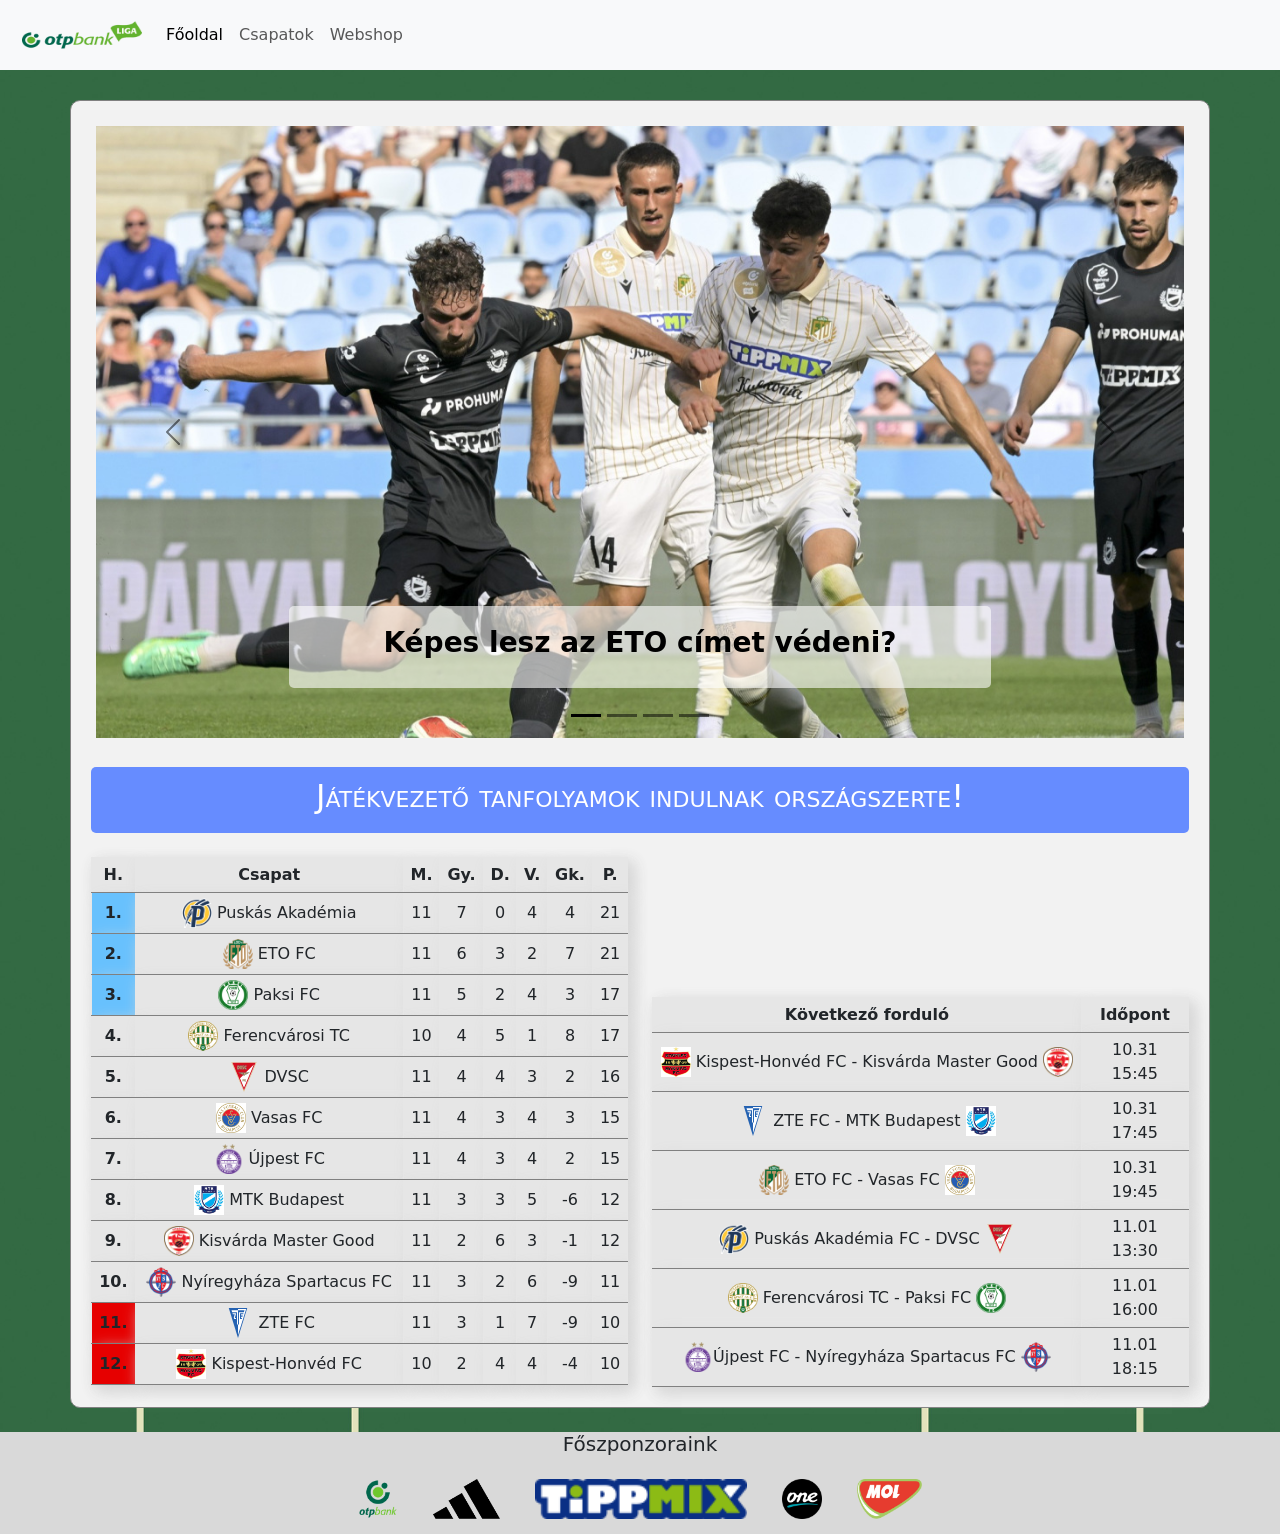
<file: index.html>
<!DOCTYPE html>
<html lang="hu">

<head>
    <meta charset="UTF-8">
    <meta name="viewport" content="width=device-width, initial-scale=1.0">
    <link href="https://cdn.jsdelivr.net/npm/bootstrap@5.0.2/dist/css/bootstrap.min.css" rel="stylesheet"
        integrity="sha384-EVSTQN3/azprG1Anm3QDgpJLIm9Nao0Yz1ztcQTwFspd3yD65VohhpuuCOmLASjC" crossorigin="anonymous">
    <link rel="stylesheet" href="css/style.css">
    <title>NB1 Watch</title>
</head>

<body>
    <nav class="navbar navbar-expand-lg navbar-light bg-light">
        <div class="container-fluid">
            <a class="navbar-brand" href="index.html"><img src="pics/141.png" alt="141" class="logo"></a>
            <button class="navbar-toggler" type="button" data-bs-toggle="collapse" data-bs-target="#navbarNavAltMarkup"
                aria-controls="navbarNavAltMarkup" aria-expanded="false" aria-label="Toggle navigation">
                <span class="navbar-toggler-icon"></span>
            </button>
            <div class="collapse navbar-collapse" id="navbarNavAltMarkup">
                <div class="navbar-nav">
                    <a class="nav-link active" aria-current="page" href="index.html">Főoldal</a>
                    <a class="nav-link" href="csapatok.html">Csapatok</a>
                    <a class="nav-link" href="webshop.html">Webshop</a>
                </div>
            </div>
        </div>
    </nav>

    <div class="container">
        <div id="carouselExampleDark" class="carousel carousel-dark slide" data-bs-ride="carousel">
            <div class="carousel-indicators">
                <button type="button" data-bs-target="#carouselExampleDark" data-bs-slide-to="0" class="active"
                    aria-current="true" aria-label="Slide 1"></button>
                <button type="button" data-bs-target="#carouselExampleDark" data-bs-slide-to="1"
                    aria-label="Slide 2"></button>
                <button type="button" data-bs-target="#carouselExampleDark" data-bs-slide-to="2"
                    aria-label="Slide 3"></button>
                <button type="button" data-bs-target="#carouselExampleDark" data-bs-slide-to="3"
                    aria-label="Slide 4"></button>
            </div>
            <div class="carousel-inner">
                <div class="carousel-item active" data-bs-interval="10000">
                    <img src="pics/hirek1.jpg" class="d-block w-100" alt="hirek1">
                    <div class="carousel-caption d-none d-md-block">
                        <h3 id="car1"><b>Képes lesz az ETO címet védeni?</b></h3>
                    </div>
                </div>
                <div class="carousel-item" data-bs-interval="2000">
                    <img src="pics/hirek2.jpg" class="d-block w-100" alt="hirek2">
                    <div class="carousel-caption d-none d-md-block">
                        <h3 id="car2"><b>Újpest-Fradi derbi</b></h3>
                    </div>
                </div>
                <div class="carousel-item">
                    <img src="pics/hirek3.JPG" class="d-block w-100" alt="hirek3">
                    <div class="carousel-caption d-none d-md-block">
                        <h3 id="car3"><b>Vasas, az idei meglepetés csapat</b></h3>
                    </div>
                </div>
                <div class="carousel-item">
                    <img src="pics/hirek4.jpg" class="d-block w-100" alt="hirek4">
                    <div class="carousel-caption d-none d-md-block">
                        <h3 id="car4"><b>Gyenge kezdés Debrecenben</b></h3>
                    </div>
                </div>
            </div>
            <button class="carousel-control-prev" type="button" data-bs-target="#carouselExampleDark"
                data-bs-slide="prev">
                <span class="carousel-control-prev-icon" aria-hidden="true"></span>
                <span class="visually-hidden">Previous</span>
            </button>
            <button class="carousel-control-next" type="button" data-bs-target="#carouselExampleDark"
                data-bs-slide="next">
                <span class="carousel-control-next-icon" aria-hidden="true"></span>
                <span class="visually-hidden">Next</span>
            </button>
        </div>
        <br>

        <div class="container2">
            <a href="https://jatekvezetoleszek.hu/" target="_blank">
                <h2>Játékvezető tanfolyamok indulnak országszerte!</h2>
            </a>
        </div>
        <br>

        <div class="row row-cols-1 row-cols-md-2">
            <div class="col">
                <table style="width: 100%;">
                    <tr>
                        <th>H.</th>
                        <th style="width: 50%;">Csapat</th>
                        <th>M.</th>
                        <th>Gy.</th>
                        <th>D.</th>
                        <th>V.</th>
                        <th>Gk.</th>
                        <th>P.</th>
                    </tr>
                    <tr>
                        <th id="europa">1.</th>
                        <td><img src="pics/puskas.webp" alt="puskaskicsi" id="kicsikep"> Puskás Akadémia</td>
                        <td>11</td>
                        <td>7</td>
                        <td>0</td>
                        <td>4</td>
                        <td>4</td>
                        <td>21</td>
                    </tr>
                    <tr>
                        <th id="europa">2.</th>
                        <td><img src="pics/eto.webp" alt="etokicsi" id="kicsikep"> ETO FC</td>
                        <td>11</td>
                        <td>6</td>
                        <td>3</td>
                        <td>2</td>
                        <td>7</td>
                        <td>21</td>
                    </tr>
                    <tr>
                        <th id="europa">3.</th>
                        <td><img src="pics/paks.webp" alt="pakskicsi" id="kicsikep"> Paksi FC</td>
                        <td>11</td>
                        <td>5</td>
                        <td>2</td>
                        <td>4</td>
                        <td>3</td>
                        <td>17</td>
                    </tr>
                    <tr>
                        <th>4.</th>
                        <td><img src="pics/ftc.webp" alt="ftckicsi" id="kicsikep"> Ferencvárosi TC</td>
                        <td>10</td>
                        <td>4</td>
                        <td>5</td>
                        <td>1</td>
                        <td>8</td>
                        <td>17</td>
                    </tr>
                    <tr>
                        <th>5.</th>
                        <td><img src="pics/dvsc.svg" alt="dvsckicsi" id="kicsikep"> DVSC</td>
                        <td>11</td>
                        <td>4</td>
                        <td>4</td>
                        <td>3</td>
                        <td>2</td>
                        <td>16</td>
                    </tr>
                    <tr>
                        <th>6.</th>
                        <td><img src="pics/vasas.png" alt="vasaskicsi" id="kicsikep"> Vasas FC</td>
                        <td>11</td>
                        <td>4</td>
                        <td>3</td>
                        <td>4</td>
                        <td>3</td>
                        <td>15</td>
                    </tr>
                    <tr>
                        <th>7.</th>
                        <td><img src="pics/ute.svg" alt="ujpestkicsi" id="kicsikep"> Újpest FC</td>
                        <td>11</td>
                        <td>4</td>
                        <td>3</td>
                        <td>4</td>
                        <td>2</td>
                        <td>15</td>
                    </tr>
                    <tr>
                        <th>8.</th>
                        <td><img src="pics/mtk.png" alt="mtkkicsi" id="kicsikep"> MTK Budapest</td>
                        <td>11</td>
                        <td>3</td>
                        <td>3</td>
                        <td>5</td>
                        <td>-6</td>
                        <td>12</td>
                    </tr>
                    <tr>
                        <th>9.</th>
                        <td><img src="pics/kisvarda.webp" alt="kisvardakicsi" id="kicsikep"> Kisvárda Master Good</td>
                        <td>11</td>
                        <td>2</td>
                        <td>6</td>
                        <td>3</td>
                        <td>-1</td>
                        <td>12</td>
                    </tr>
                    <tr>
                        <th>10.</th>
                        <td><img src="pics/szpari.webp" alt="szparikicsi" id="kicsikep"> Nyíregyháza Spartacus FC</td>
                        <td>11</td>
                        <td>3</td>
                        <td>2</td>
                        <td>6</td>
                        <td>-9</td>
                        <td>11</td>
                    </tr>
                    <tr>
                        <th id="lefele">11.</th>
                        <td><img src="pics/zte.svg" alt="ztekicsi" id="kicsikep"> ZTE FC</td>
                        <td>11</td>
                        <td>3</td>
                        <td>1</td>
                        <td>7</td>
                        <td>-9</td>
                        <td>10</td>
                    </tr>
                    <tr>
                        <th id="lefele">12.</th>
                        <td><img src="pics/honved.png" alt="honvedkicsi" id="kicsikep"> Kispest-Honvéd FC</td>
                        <td>10</td>
                        <td>2</td>
                        <td>4</td>
                        <td>4</td>
                        <td>-4</td>
                        <td>10</td>
                    </tr>
                </table>
            </div>
            <div class="col">
                <table class="naptar" style="width: 100%;">
                    <tr>
                        <th style="width: 80%;">Következő forduló</th>
                        <th>Időpont</th>
                    </tr>
                    <tr>
                        <td><img src="pics/honved.png" alt="honvedkicsi" id="kicsikep"> Kispest-Honvéd FC - Kisvárda
                            Master Good <img src="pics/kisvarda.webp" alt="kisvardakicsi" id="kicsikep"></td>
                        <td>10.31 15:45</td>
                    </tr>
                    <tr>
                        <td><img src="pics/zte.svg" alt="ztekicsi" id="kicsikep"> ZTE FC - MTK Budapest <img
                                src="pics/mtk.png" alt="mtkkicsi" id="kicsikep"></td>
                        <td>10.31 17:45</td>
                    </tr>
                    <tr>
                        <td><img src="pics/eto.webp" alt="etokicsi" id="kicsikep"> ETO FC - Vasas FC <img
                                src="pics/vasas.png" alt="vasaskicsi" id="kicsikep"></td>
                        <td>10.31 19:45</td>
                    </tr>
                    <tr>
                        <td><img src="pics/puskas.webp" alt="puskaskicsi" id="kicsikep"> Puskás Akadémia FC - DVSC <img
                                src="pics/dvsc.svg" alt="dvsckicsi" id="kicsikep"></td>
                        <td>11.01 13:30</td>
                    </tr>
                    <tr>
                        <td><img src="pics/ftc.webp" alt="ftckicsi" id="kicsikep"> Ferencvárosi TC - Paksi FC <img
                                src="pics/paks.webp" alt="pakskicsi" id="kicsikep"></td>
                        <td>11.01 16:00</td>
                    </tr>
                    <tr>
                        <td><img src="pics/ute.svg" alt="ujpestkicsi" id="kicsikep">Újpest FC - Nyíregyháza Spartacus FC
                            <img src="pics/szpari.webp" alt="szparikicsi" id="kicsikep"></td>
                        <td>11.01 18:15</td>
                    </tr>
                </table>
            </div>
        </div>
    </div>
    <br>

    <footer>
        <h5>Főszponzoraink</h5>
        <a href="https://www.otpbank.hu/portal/hu/maganszemelyek" target="_blank"><img src="pics/otpbank.webp"
                alt="otpbank" id="szponzor"></a>
        <a href="https://www.adidas.hu/" target="_blank"><img src="pics/adidas.webp" alt="adidas" id="szponzor"></a>
        <a href="https://www.tippmixpro.hu/" target="_blank"><img src="pics/tippmix.png" alt="tippmix"
                id="szponzor"></a>
        <a href="https://www.one.hu/" target="_blank"><img src="pics/one_logo2.png" alt="one" id="szponzor"></a>
        <a href="https://mol.hu/hu/" target="_blank"><img src="pics/MOL_logo_2014_ok.png" alt="mol" id="szponzor"></a>
    </footer>
    <script src="https://cdn.jsdelivr.net/npm/bootstrap@5.0.2/dist/js/bootstrap.bundle.min.js"
        integrity="sha384-MrcW6ZMFYlzcLA8Nl+NtUVF0sA7MsXsP1UyJoMp4YLEuNSfAP+JcXn/tWtIaxVXM"
        crossorigin="anonymous"></script>
</body>

</html>
</file>
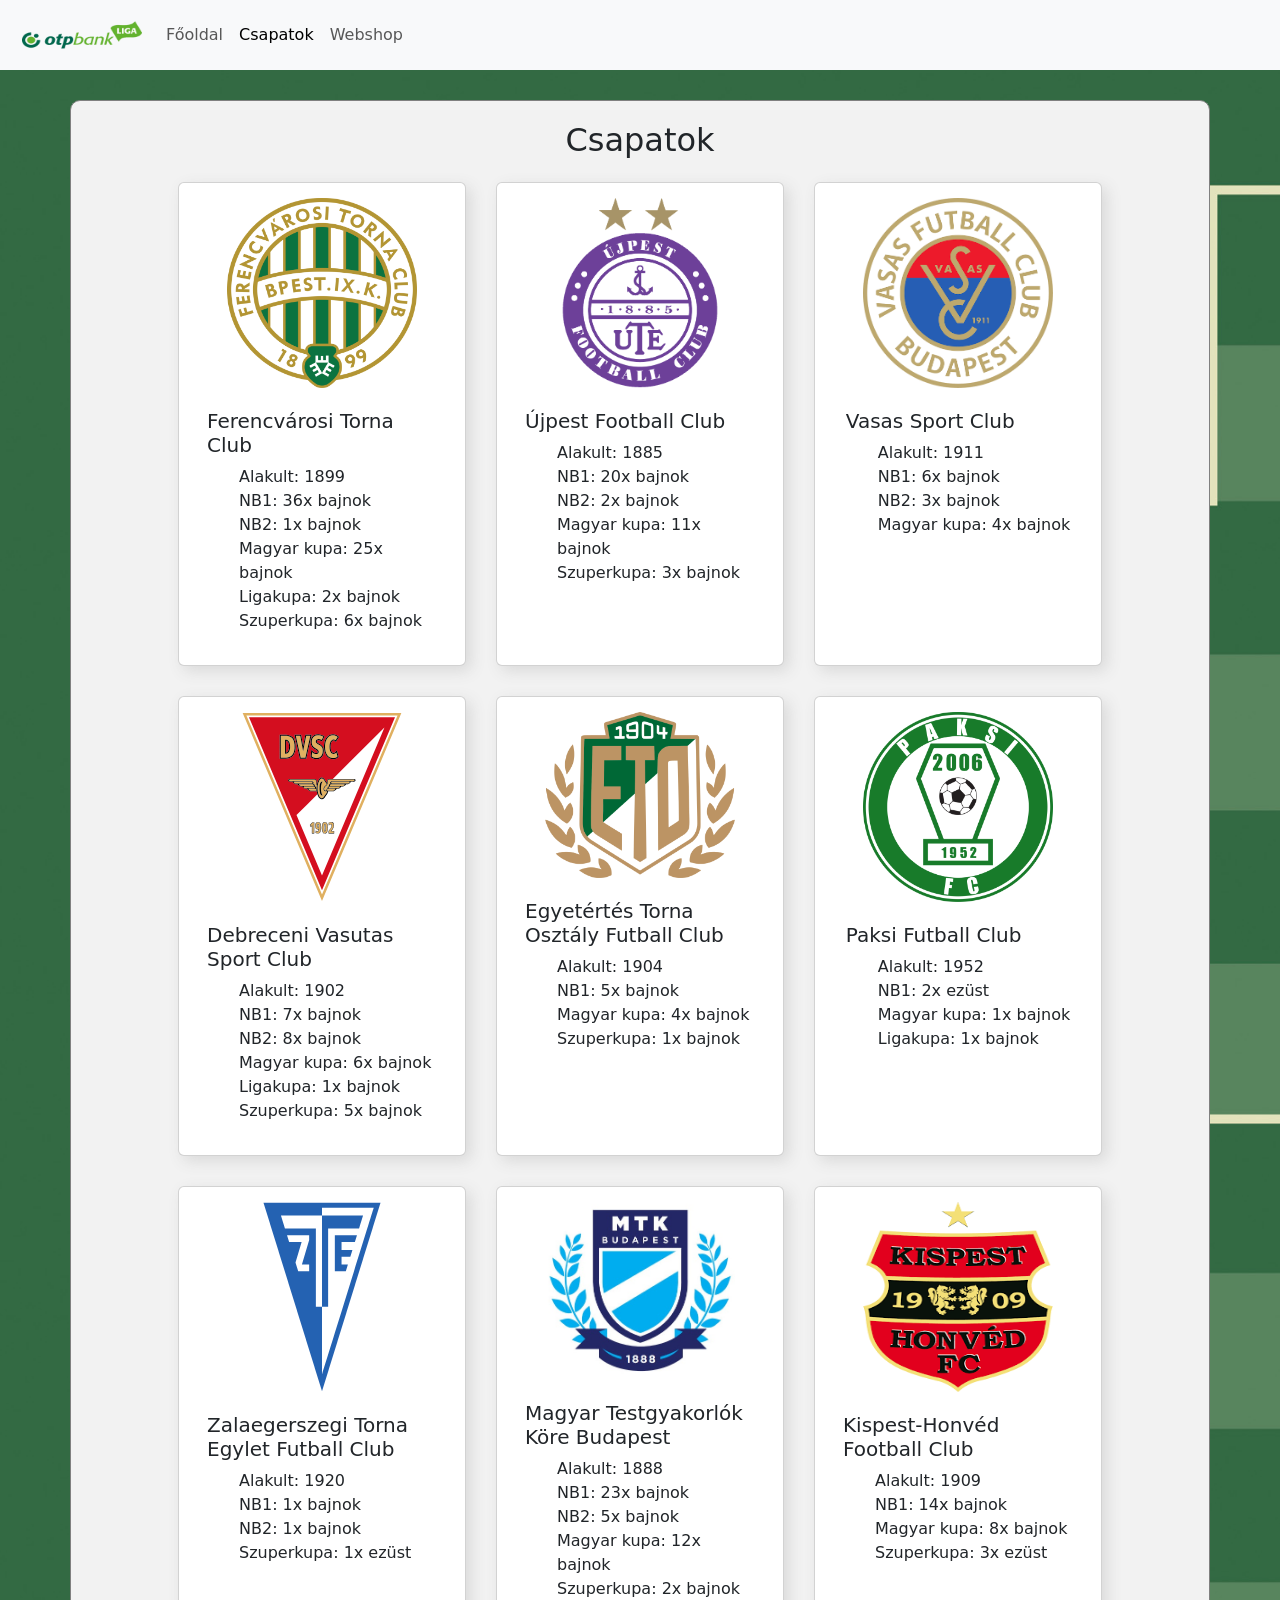
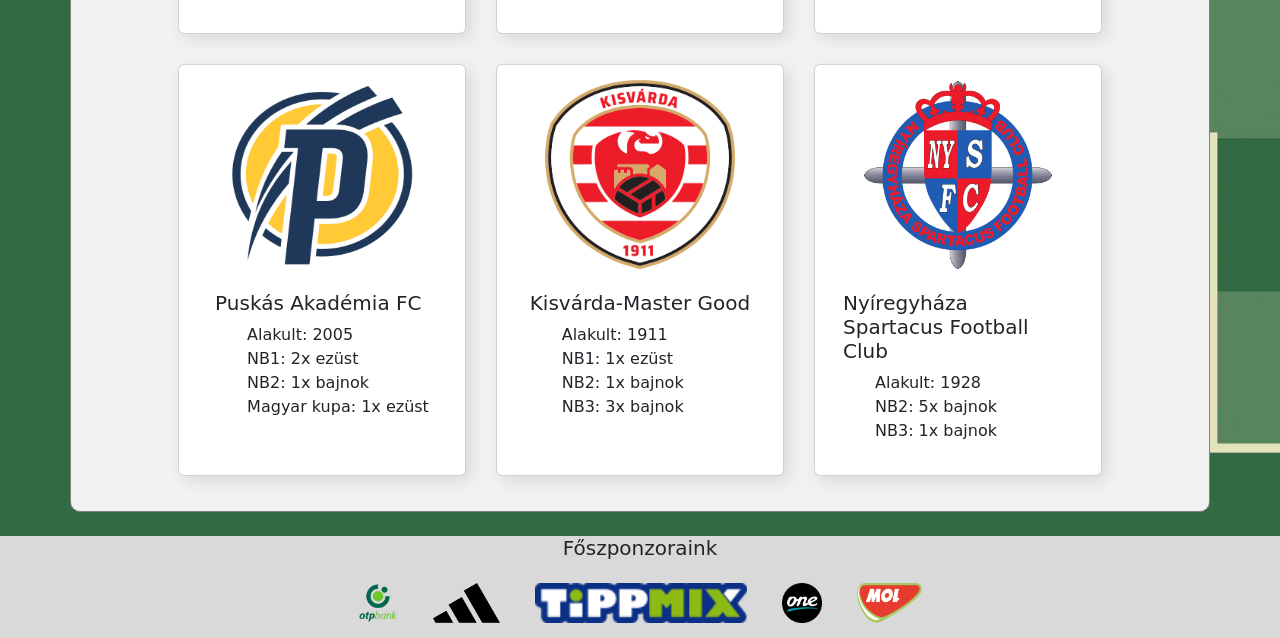
<file: csapatok.html>
<!DOCTYPE html>
<html lang="hu">

<head>
    <meta charset="UTF-8">
    <meta name="viewport" content="width=device-width, initial-scale=1.0">
    <link href="https://cdn.jsdelivr.net/npm/bootstrap@5.0.2/dist/css/bootstrap.min.css" rel="stylesheet"
        integrity="sha384-EVSTQN3/azprG1Anm3QDgpJLIm9Nao0Yz1ztcQTwFspd3yD65VohhpuuCOmLASjC" crossorigin="anonymous">
    <link rel="stylesheet" href="css/style.css">
    <title>NB1 Watch</title>
</head>

<body>
    <nav class="navbar navbar-expand-lg navbar-light bg-light">
        <div class="container-fluid">
            <a class="navbar-brand" href="index.html"><img src="pics/141.png" alt="141" class="logo"></a>
            <button class="navbar-toggler" type="button" data-bs-toggle="collapse" data-bs-target="#navbarNavAltMarkup"
                aria-controls="navbarNavAltMarkup" aria-expanded="false" aria-label="Toggle navigation">
                <span class="navbar-toggler-icon"></span>
            </button>
            <div class="collapse navbar-collapse" id="navbarNavAltMarkup">
                <div class="navbar-nav">
                    <a class="nav-link" href="fooldal.html">Főoldal</a>
                    <a class="nav-link active" aria-current="page" href="csapatok.html">Csapatok</a>
                    <a class="nav-link" href="webshop.html">Webshop</a>
                </div>
            </div>
        </div>
    </nav>

    <div class="container">
        <header>
            <h2>Csapatok</h2>
        </header>
        <div class="col col-rows-1 col-rows-md-2 col-rows-lg-3">
            <div class="row">
                <div class="card" style="width: 18rem;">
                    <img src="pics/ftc.webp" class="card-img-top" alt="ftc">
                    <div class="card-body">
                        <h5>Ferencvárosi Torna Club</h5>
                        <ul style="list-style-type:none;">
                            <li>Alakult: 1899</li>
                            <li>NB1: 36x bajnok</li>
                            <li>NB2: 1x bajnok</li>
                            <li>Magyar kupa: 25x bajnok</li>
                            <li>Ligakupa: 2x bajnok</li>
                            <li>Szuperkupa: 6x bajnok</li>
                        </ul>
                    </div>
                </div>
                <div class="card" style="width: 18rem;">
                    <img src="pics/ute.svg" class="card-img-top" alt="ute">
                    <div class="card-body">
                        <h5>Újpest Football Club</h5>
                        <ul style="list-style-type:none;">
                            <li>Alakult: 1885</li>
                            <li>NB1: 20x bajnok</li>
                            <li>NB2: 2x bajnok</li>
                            <li>Magyar kupa: 11x bajnok</li>
                            <li>Szuperkupa: 3x bajnok</li>
                        </ul>
                    </div>
                </div>
                <div class="card" style="width: 18rem;">
                    <img src="pics/vasas.png" class="card-img-top" alt="vasas">
                    <div class="card-body">
                        <h5>Vasas Sport Club</h5>
                        <ul style="list-style-type:none;">
                            <li>Alakult: 1911</li>
                            <li>NB1: 6x bajnok</li>
                            <li>NB2: 3x bajnok</li>
                            <li>Magyar kupa: 4x bajnok</li>
                        </ul>
                    </div>
                </div>
            </div>
            <div class="row">
                <div class="card" style="width: 18rem;">
                    <img src="pics/dvsc.svg" class="card-img-top" alt="dvsc">
                    <div class="card-body">
                        <h5>Debreceni Vasutas Sport Club</h5>
                        <ul style="list-style-type:none;">
                            <li>Alakult: 1902</li>
                            <li>NB1: 7x bajnok</li>
                            <li>NB2: 8x bajnok</li>
                            <li>Magyar kupa: 6x bajnok</li>
                            <li>Ligakupa: 1x bajnok</li>
                            <li>Szuperkupa: 5x bajnok</li>
                        </ul>
                    </div>
                </div>
                <div class="card" style="width: 18rem;">
                    <img src="pics/eto.webp" class="card-img-top" alt="eto">
                    <div class="card-body">
                        <h5>Egyetértés Torna Osztály Futball Club</h5>
                        <ul style="list-style-type:none;">
                            <li>Alakult: 1904</li>
                            <li>NB1: 5x bajnok</li>
                            <li>Magyar kupa: 4x bajnok</li>
                            <li>Szuperkupa: 1x bajnok</li>
                        </ul>
                    </div>
                </div>
                <div class="card" style="width: 18rem;">
                    <img src="pics/paks.webp" class="card-img-top" alt="paks">
                    <div class="card-body">
                        <h5>Paksi Futball Club</h5>
                        <ul style="list-style-type:none;">
                            <li>Alakult: 1952</li>
                            <li>NB1: 2x ezüst</li>
                            <li>Magyar kupa: 1x bajnok</li>
                            <li>Ligakupa: 1x bajnok</li>
                        </ul>
                    </div>
                </div>
                <div class="row">
                    <div class="card" style="width: 18rem;">
                        <img src="pics/zte.svg" class="card-img-top" alt="zte">
                        <div class="card-body">
                            <h5>Zalaegerszegi Torna Egylet Futball Club</h5>
                            <ul style="list-style-type:none;">
                                <li>Alakult: 1920</li>
                                <li>NB1: 1x bajnok</li>
                                <li>NB2: 1x bajnok</li>
                                <li>Szuperkupa: 1x ezüst</li>
                            </ul>
                        </div>
                    </div>
                    <div class="card" style="width: 18rem;">
                        <img src="pics/mtk.png" class="card-img-top" alt="mtk">
                        <div class="card-body">
                            <h5>Magyar Testgyakorlók Köre Budapest</h5>
                            <ul style="list-style-type:none;">
                                <li>Alakult: 1888</li>
                                <li>NB1: 23x bajnok</li>
                                <li>NB2: 5x bajnok</li>
                                <li>Magyar kupa: 12x bajnok</li>
                                <li>Szuperkupa: 2x bajnok</li>
                            </ul>
                        </div>
                    </div>
                    <div class="card" style="width: 18rem;">
                        <img src="pics/honved.png" class="card-img-top" alt="honved">
                        <div class="card-body">
                            <h5>Kispest-Honvéd Football Club</h5>
                            <ul style="list-style-type:none;">
                                <li>Alakult: 1909</li>
                                <li>NB1: 14x bajnok</li>
                                <li>Magyar kupa: 8x bajnok</li>
                                <li>Szuperkupa: 3x ezüst</li>
                            </ul>
                        </div>
                    </div>
                    <div class="row">
                        <div class="card" style="width: 18rem;">
                            <img src="pics/puskas.webp" class="card-img-top" alt="pafc">
                            <div class="card-body">
                                <h5>Puskás Akadémia FC</h5>
                                <ul style="list-style-type:none;">
                                    <li>Alakult: 2005</li>
                                    <li>NB1: 2x ezüst</li>
                                    <li>NB2: 1x bajnok</li>
                                    <li>Magyar kupa: 1x ezüst</li>
                                </ul>
                            </div>
                        </div>
                        <div class="card" style="width: 18rem;">
                            <img src="pics/kisvarda.webp" class="card-img-top" alt="kisvarda">
                            <div class="card-body">
                                <h5>Kisvárda-Master Good</h5>
                                <ul style="list-style-type:none;">
                                    <li>Alakult: 1911</li>
                                    <li>NB1: 1x ezüst</li>
                                    <li>NB2: 1x bajnok</li>
                                    <li>NB3: 3x bajnok</li>
                                </ul>
                            </div>
                        </div>
                        <div class="card" style="width: 18rem;">
                            <img src="pics/szpari.webp" class="card-img-top" alt="szpari">
                            <div class="card-body">
                                <h5>Nyíregyháza Spartacus Football Club</h5>
                                <ul style="list-style-type:none;">
                                    <li>Alakult: 1928</li>
                                    <li>NB2: 5x bajnok</li>
                                    <li>NB3: 1x bajnok</li>
                                </ul>
                            </div>
                        </div>
                    </div>
                </div>
            </div>
        </div>
    </div>
    <br>

    <footer>
        <h5>Főszponzoraink</h5>
        <a href="https://www.otpbank.hu/portal/hu/maganszemelyek" target="_blank"><img src="pics/otpbank.webp"
                alt="otpbank" id="szponzor"></a>
        <a href="https://www.adidas.hu/" target="_blank"><img src="pics/adidas.webp" alt="adidas" id="szponzor"></a>
        <a href="https://www.tippmixpro.hu/" target="_blank"><img src="pics/tippmix.png" alt="tippmix"
                id="szponzor"></a>
        <a href="https://www.one.hu/" target="_blank"><img src="pics/one_logo2.png" alt="one" id="szponzor"></a>
        <a href="https://mol.hu/hu/" target="_blank"><img src="pics/MOL_logo_2014_ok.png" alt="mol" id="szponzor"></a>
    </footer>
</body>
</file>
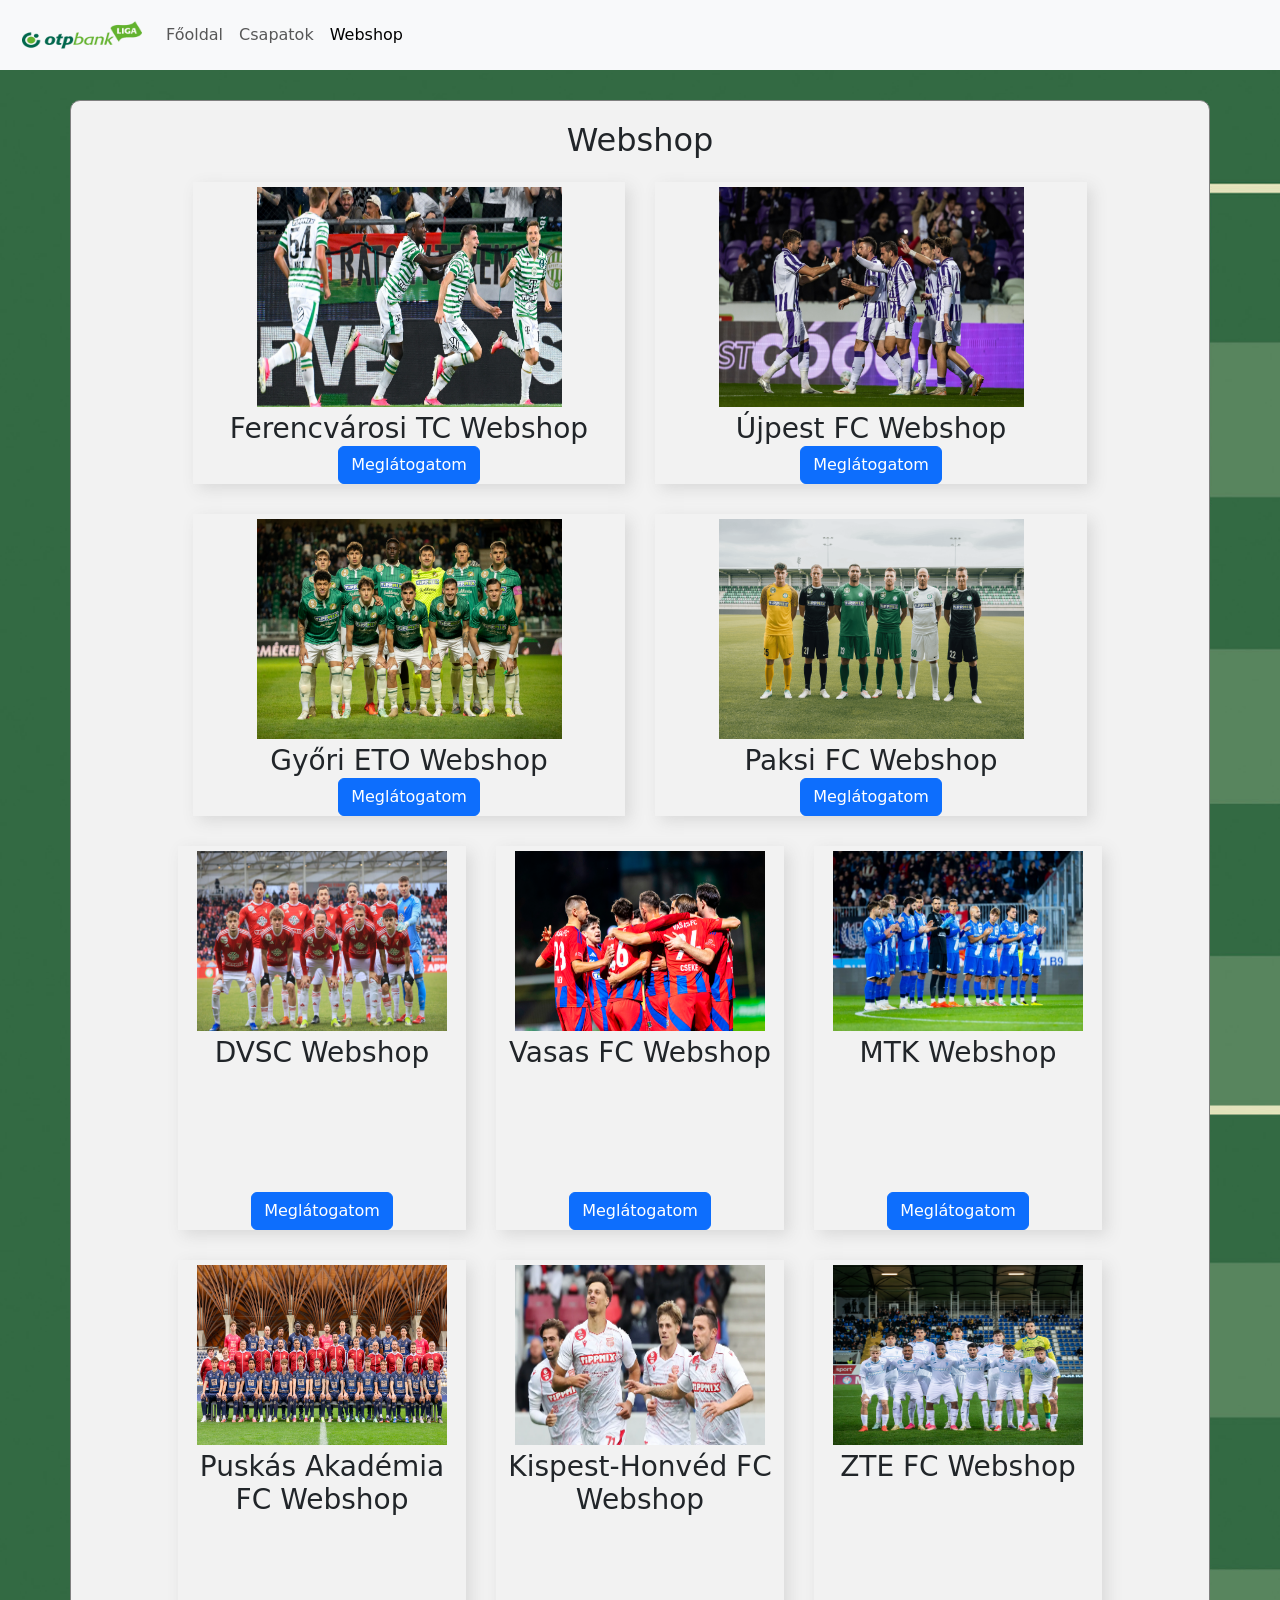
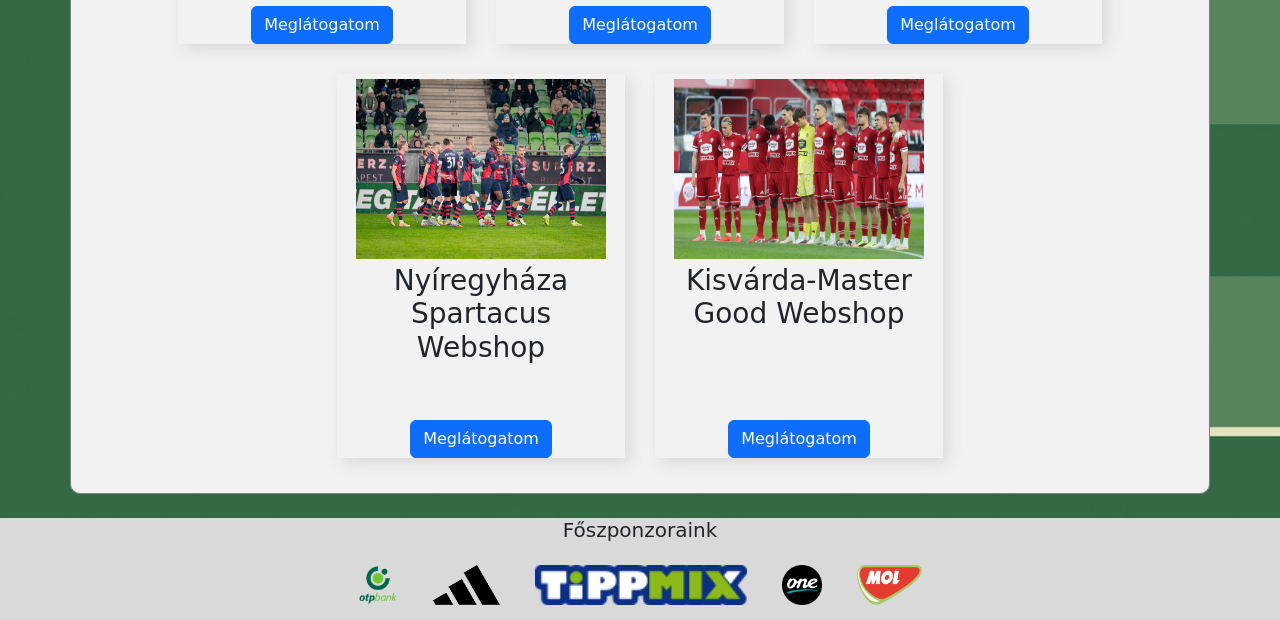
<file: webshop.html>
<!DOCTYPE html>
<html lang="hu">

<head>
    <meta charset="UTF-8">
    <meta name="viewport" content="width=device-width, initial-scale=1.0">
    <link href="https://cdn.jsdelivr.net/npm/bootstrap@5.0.2/dist/css/bootstrap.min.css" rel="stylesheet"
        integrity="sha384-EVSTQN3/azprG1Anm3QDgpJLIm9Nao0Yz1ztcQTwFspd3yD65VohhpuuCOmLASjC" crossorigin="anonymous">
    <link rel="stylesheet" href="css/style.css">
    <title>NB1 Watch</title>
</head>

<body>
    <nav class="navbar navbar-expand-lg navbar-light bg-light">
        <div class="container-fluid">
            <a class="navbar-brand" href="index.html"><img src="pics/141.png" alt="141" class="logo"></a>
            <button class="navbar-toggler" type="button" data-bs-toggle="collapse" data-bs-target="#navbarNavAltMarkup"
                aria-controls="navbarNavAltMarkup" aria-expanded="false" aria-label="Toggle navigation">
                <span class="navbar-toggler-icon"></span>
            </button>
            <div class="collapse navbar-collapse" id="navbarNavAltMarkup">
                <div class="navbar-nav">
                    <a class="nav-link" href="fooldal.html">Főoldal</a>
                    <a class="nav-link" href="csapatok.html">Csapatok</a>
                    <a class="nav-link active" aria-current="page" href="webshop.html">Webshop</a>
                </div>
            </div>
        </div>
    </nav>

    <div class="container">
        <header>
            <h2>Webshop</h2>
        </header>
        <div class="col">
            <div class="row">
                <div class="card_1" style="width: 27rem;">
                    <img src="pics/ferencvaros.jpg" class="card-img-top-2" alt="ferencvaros">
                    <div class="card-body">
                        <h3 class="card-title">Ferencvárosi TC Webshop</h3>
                        <a href="https://shop.fradi.hu/" target="_blank" class="btn btn-primary">Meglátogatom</a>
                    </div>
                </div>
                <div class="card_1" style="width: 27rem;">
                    <img src="pics/ujpest.jpg" class="card-img-top-2" alt="ujpest">
                    <div class="card-body">
                        <h3 class="card-title">Újpest FC Webshop</h3>
                        <a href="https://shop.ujpestfc.hu/" target="_blank" class="btn btn-primary">Meglátogatom</a>
                    </div>
                </div>
            </div>
            <div class="row">
                <div class="card_1" style="width: 27rem;">
                    <img src="pics/etofc.jpg" class="card-img-top-2" alt="etofc">
                    <div class="card-body">
                        <h3 class="card-title">Győri ETO Webshop</h3>
                        <a href="https://shop.eto.hu/" target="_blank" class="btn btn-primary">Meglátogatom</a>
                    </div>
                </div>
                <div class="card_1" style="width: 27rem;">
                    <img src="pics/paksmain.png" class="card-img-top-2" alt="paks">
                    <div class="card-body">
                        <h3 class="card-title">Paksi FC Webshop</h3>
                        <a href="https://paksifc.hu/shop.php" target="_blank" class="btn btn-primary">Meglátogatom</a>
                    </div>
                </div>
            </div>
            <div class="row">
                <div class="card_1" style="width: 18rem; height: 24rem;">
                    <img src="pics/dvsckep.jpg" class="card-img-top-3" alt="dvsckep">
                    <div class="card-body">
                        <h3 class="card-title">DVSC Webshop</h3>
                        <a href="https://shop.dvsc.hu/" target="_blank" class="btn btn-primary">Meglátogatom</a>
                    </div>
                </div>
                <div class="card_1" style="width: 18rem; height: 24rem;">
                    <img src="pics/vasasfc.jpg" class="card-img-top-3" alt="vasasfc">
                    <div class="card-body">
                        <h3 class="card-title">Vasas FC Webshop</h3> 
                        <a href="https://vasasfcshop.hu/" target="_blank" class="btn btn-primary">Meglátogatom</a>
                    </div>
                </div>
                <div class="card_1" style="width: 18rem; height: 24rem;">
                    <img src="pics/mtkbudapest.jpg" class="card-img-top-3" alt="mtkbudapest">
                    <div class="card-body">
                        <h3 class="card-title">MTK Webshop</h3> 
                        <a href="https://webshop.mtkbudapest.hu/" target="_blank" class="btn btn-primary">Meglátogatom</a>
                    </div>
                </div>
            </div>
            <div class="row">
                <div class="card_1" style="width: 18rem; height: 24rem;">
                    <img src="pics/pafc.jpg" class="card-img-top-3" alt="pafc">
                    <div class="card-body">
                        <h3 class="card-title">Puskás Akadémia FC Webshop</h3> 
                        <a href="https://puskasakademia.hu/webshop" target="_blank" class="btn btn-primary">Meglátogatom</a>
                    </div>
                </div>
                <div class="card_1" style="width: 18rem; height: 24rem;">
                    <img src="pics/kispest.webp" class="card-img-top-3" alt="kispest">
                    <div class="card-body">
                        <h3 class="card-title">Kispest-Honvéd FC Webshop</h3>
                        <a href="https://shop.honvedfc.hu/" target="_blank" class="btn btn-primary">Meglátogatom</a>
                    </div>
                </div>
                <div class="card_1" style="width: 18rem; height: 24rem;">
                    <img src="pics/ztefc.jpg" class="card-img-top-3" alt="ztefc">
                    <div class="card-body">
                        <h3 class="card-title">ZTE FC Webshop</h3>
                        <a href="https://shop.ztefc.hu/" target="_blank" class="btn btn-primary">Meglátogatom</a>
                    </div>
                </div>
            </div>
            <div class="row">
                <div class="card_1" style="width: 18rem; height: 24rem;">
                    <img src="pics/spartacus.jpg" class="card-img-top-3" alt="spartacus">
                    <div class="card-body">
                        <h3 class="card-title">Nyíregyháza Spartacus Webshop</h3>
                        <a href="https://szparishop.hu/" target="_blank" class="btn btn-primary">Meglátogatom</a>
                    </div>
                </div>
                <div class="card_1" style="width: 18rem; height: 24rem;">
                    <img src="pics/varda.jpg" class="card-img-top-3" alt="varda">
                    <div class="card-body">
                        <h3 class="card-title">Kisvárda-Master Good Webshop</h3>
                        <a href="https://kisvardafc.hu/webshop" target="_blank" class="btn btn-primary">Meglátogatom</a>
                    </div>
                </div>
            </div>
        </div>
    </div>
    <br>

    <footer>
        <h5>Főszponzoraink</h5>
        <a href="https://www.otpbank.hu/portal/hu/maganszemelyek" target="_blank"><img src="pics/otpbank.webp"
                alt="otpbank" id="szponzor"></a>
        <a href="https://www.adidas.hu/" target="_blank"><img src="pics/adidas.webp" alt="adidas" id="szponzor"></a>
        <a href="https://www.tippmixpro.hu/" target="_blank"><img src="pics/tippmix.png" alt="tippmix"
                id="szponzor"></a>
        <a href="https://www.one.hu/" target="_blank"><img src="pics/one_logo2.png" alt="one" id="szponzor"></a>
        <a href="https://mol.hu/hu/" target="_blank"><img src="pics/MOL_logo_2014_ok.png" alt="mol" id="szponzor"></a>
    </footer>
</body>
</file>
<file: css/style.css>
.logo {
    height: 100px;
    width: 120px;
}

body {
    background-image: url(../pics/hatter.jpg);
    background-repeat: no-repeat;
    background-size: cover;
}

.navbar {
    height: 70px;
    padding: 10px;
}

.carousel-item {
    max-height: 700px;
}

.carousel-caption {
    margin: 30px;
    background-color: rgba(255, 255, 255, 0.6);
    border-radius: 5px;
}

.card {
    align-items: center;
    justify-content: center;
    margin: 15px;
    box-shadow: 5px 5px 15px 0px #d9d9d9;
}

.card-img-top {
    max-height: 200px;
    max-width: 200px;
    padding: 5px;
    margin-top: 10px;
}

.row {
    justify-content: center;
}

.container {
    background-color: #f2f2f2;
    border: gray solid 1px;
    border-radius: 10px;
    padding: 20px;
    margin-top: 30px;
}

.container2 {
    text-align: center;
    align-items: center;
    padding: 10px;
    font-variant: small-caps;
    border-radius: 5px;
    background-color: #668cff;
}

.container2 a {
    text-decoration: none;
    color: white;
}

.carousel {
    padding: 5px;
}

table,
th,
td {
    border: 1px solid #e6e6e6;
    border-collapse: collapse;
    padding: 5px;
    border-bottom: 1px solid gray;
    box-shadow: 5px 5px 15px 0px #d9d9d9;
}

th,
td {
    background-color: #e6e6e6;
    text-align: center;
}

#europa {
    background-color: #68c1fd;
}

#lefele {
    background-color: #e60000;
}

#kicsikep {
    width: 30px;
    height: 30px;
}

.naptar {
    margin-top: 140px;
}

footer {
    text-align: center;
    align-items: center;
    background-color: #d9d9d9;
}

#szponzor {
    height: 70px;
    padding: 15px;
}

header {
    text-align: center;
}

.card-img-top-2 {
    height: 230px;
    width: 315px;
    padding: 5px;
}

.card-img-top-3 {
    height: 190px;
    width: 260px;
    padding: 5px;
}

.card_1 {
    display: flex;
    flex-direction: column;
    align-items: center;
    margin: 15px;
    box-shadow: 5px 5px 15px 0px #d9d9d9;
    text-align: center;
}

.card_1 .card-body {
    display: flex;
    flex-direction: column;
    flex-grow: 1;
    width: 100%;
}

.card_1 .btn {
    margin-top: auto;
    align-self: center;
}
</file>
